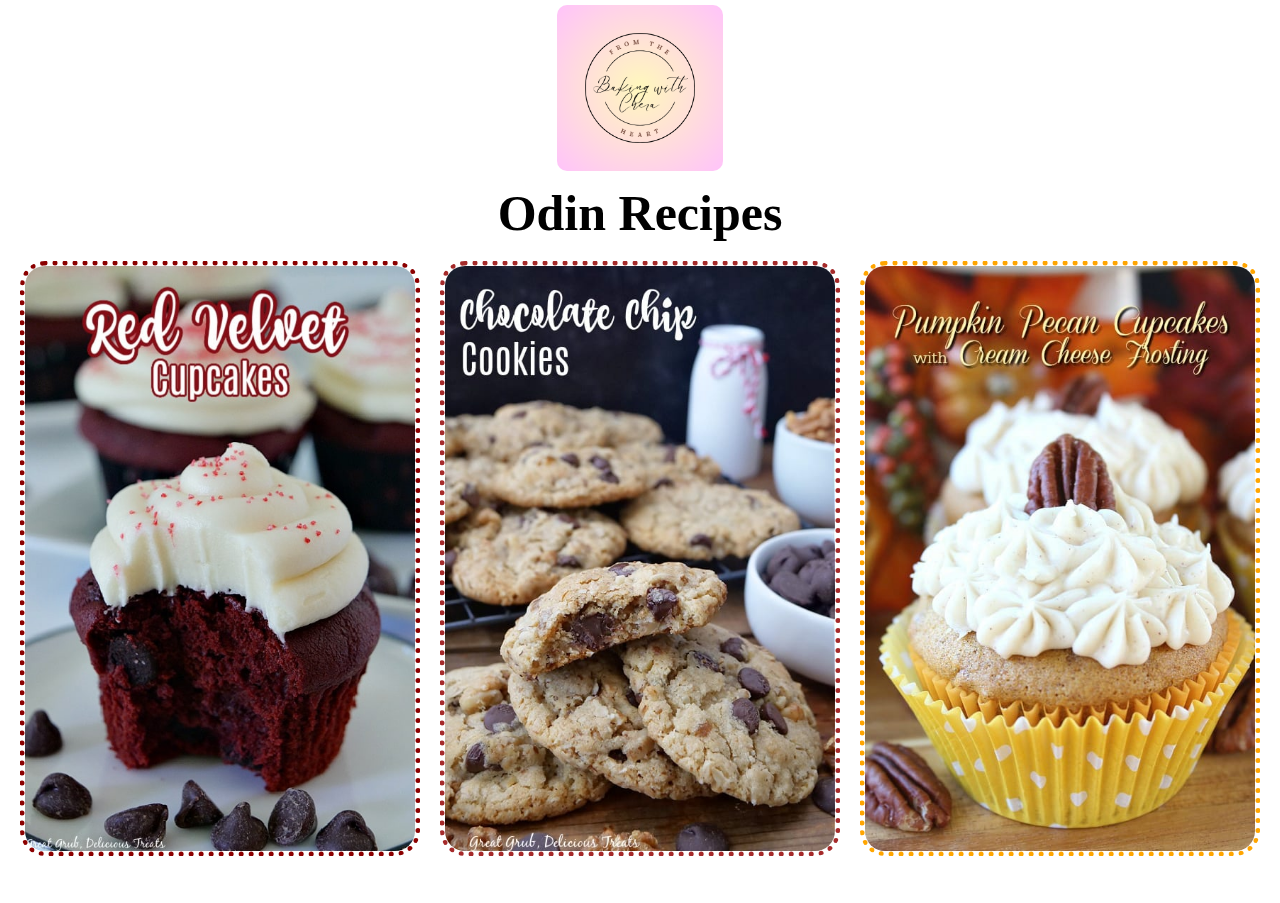
<file: index.html>
<!DOCTYPE html>
<html lang="en">
    <head>
        <meta charset="UTF-8">
        <meta http-equiv="X-UA-Compatible" content="IE=edge">
        <meta name="viewport" content="width=device-width, initial-scale=1.0">
        <title>Odin Recipes</title>
        <link rel="stylesheet" href="style.css">
    </head>

    <body>
        <img class="bakinglogo" src="./images/CheraLogo.png" alt="Chera's Baking Logo" >
        <h1>Odin Recipes</h1>
        <div class="recipe-container">
            <div class="recipes">
                <div class="cupcake">
                    <a href="recipes/Red_Velvet_Cupcakes.html">
                        <img src="./images/RedVelvetCupcake.jpg" alt="Red Velvet Cupcakes">
                    </a>
                </div>
                <div class="chocolatechip">
                    <a href="recipes/Chocolate_Chip_Cookies.html">
                        <img src="./images/ChocolateChipCookies.jpeg" alt="Chocolate Chip Cookies">
                    </a>        
                </div>
                <div class="pumpkinpecan">
                    <a href="recipes/Pumpkin_Pecan.html">
                        <img src="./images/PumpkinPecan.jpeg" alt="Pumpkin Pecan Cupcakes">
                    </a> 
                </div>
            </div>
        </div>
    </body>
</html>
</file>
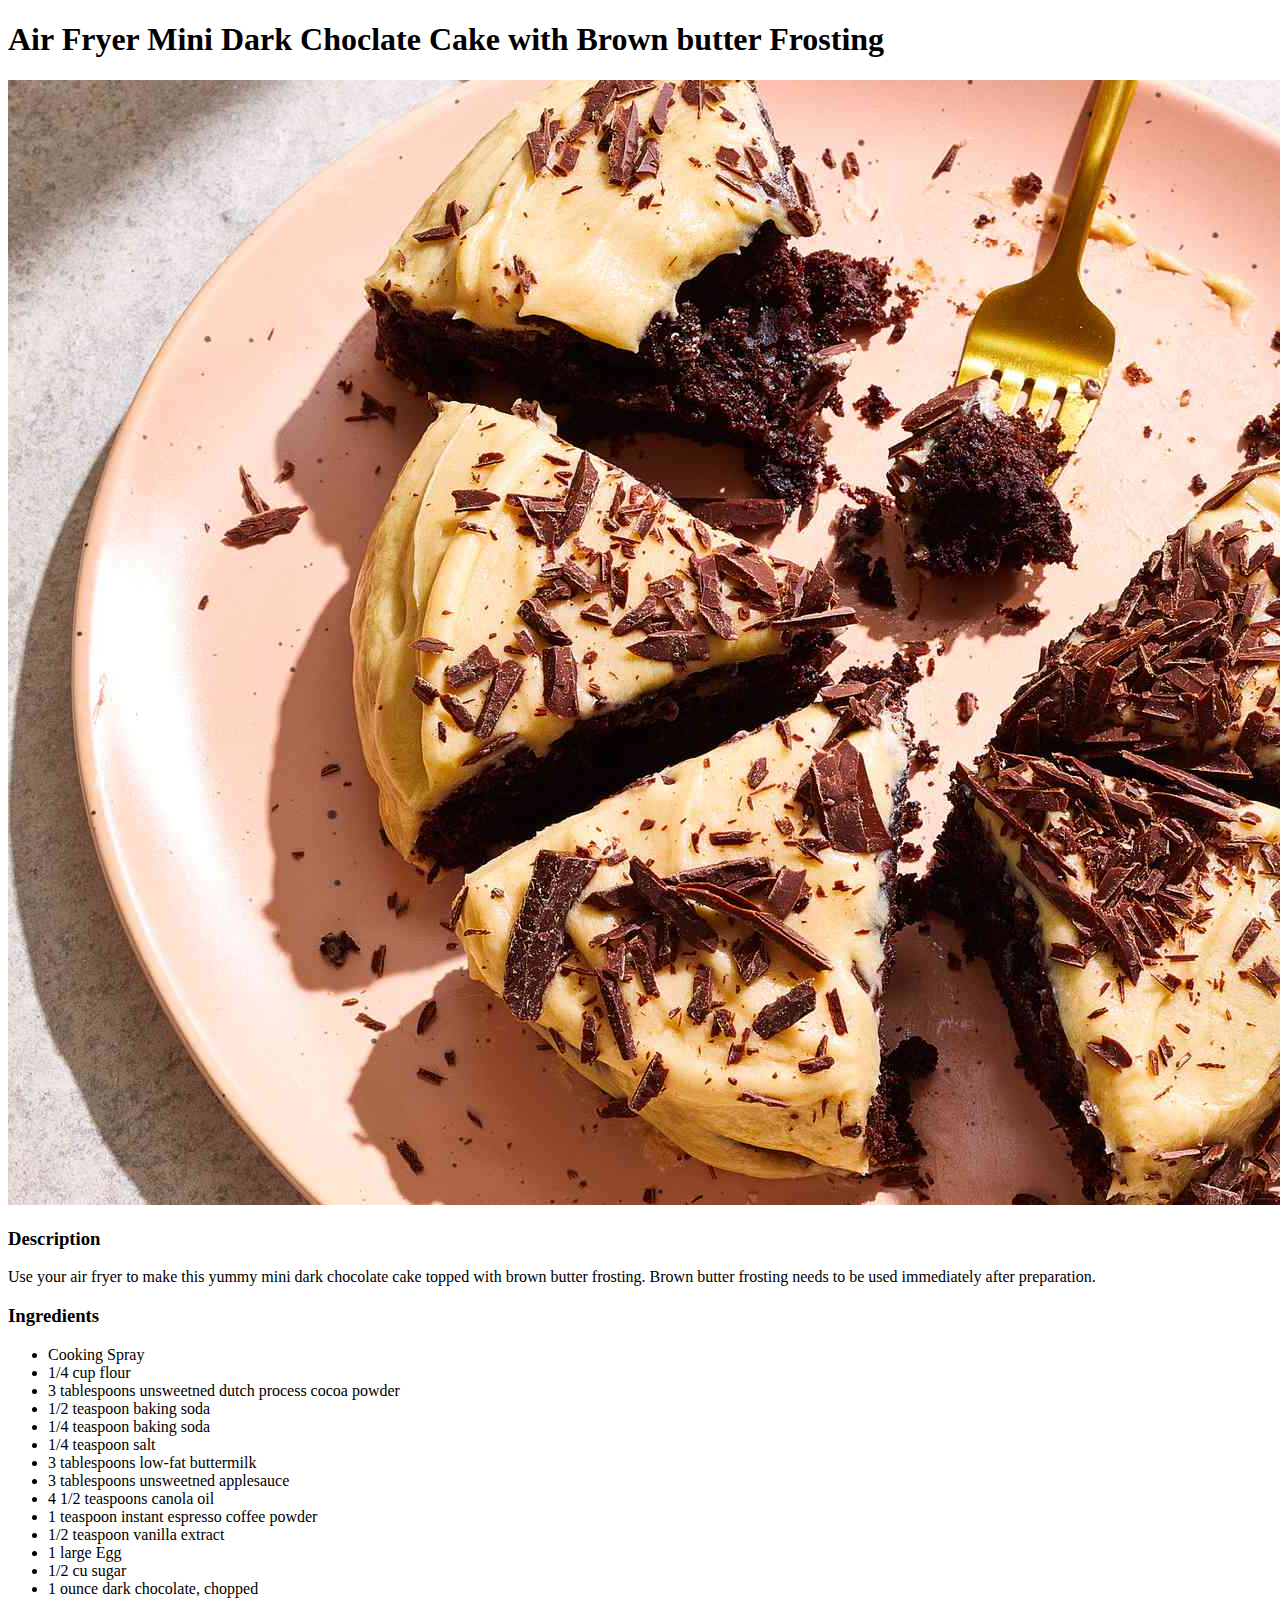
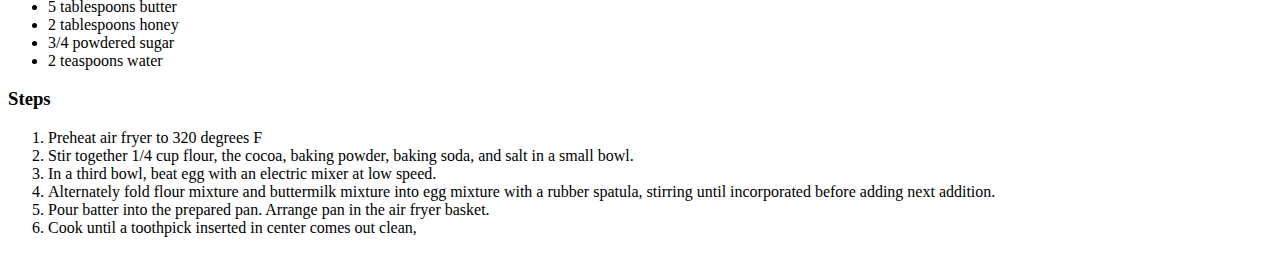
<file: recipes/air_fryer_dark_chocolate_cake.html>
<!DOCTYPE html>
<html lang="en">
    <head>
        <meta charset="UTF-8">
        <meta http-equiv="X-UA-Compatible" content="IE=edge">
        <meta name="viewport" content="width=device-width, initial-scale=1.0">
        <title>Air Fryer Chocolate Cake</title>
    </head>

    <body>
        <h1>Air Fryer Mini Dark Choclate Cake with Brown butter Frosting</h1>
        <img src="../images/chocolate_cake.jpeg" alt="Chocolate Cake">
    
        <h3>Description</h6>
        <p>
            Use your air fryer to make this yummy mini dark chocolate cake topped with brown butter frosting. Brown butter frosting needs to be used immediately after preparation.        </p>

        <h3>Ingredients</h3>
        <ul>
            <li>Cooking Spray</li>
            <li>1/4 cup flour</li>
            <li>3 tablespoons unsweetned dutch process cocoa powder</li>
            <li>1/2 teaspoon baking soda</li>
            <li>1/4 teaspoon baking soda</li>
            <li>1/4 teaspoon salt</li>
            <li>3 tablespoons low-fat buttermilk</li>
            <li>3 tablespoons unsweetned applesauce</li>
            <li>4 1/2 teaspoons canola oil</li>
            <li>1 teaspoon instant espresso coffee powder</li>
            <li>1/2 teaspoon vanilla extract</li>
            <li>1 large Egg</li>
            <li>1/2 cu sugar</li>
            <li>1 ounce dark chocolate, chopped</li>
            <li>5 tablespoons butter</li>
            <li>2 tablespoons honey</li>
            <li>3/4 powdered sugar</li>
            <li>2 teaspoons water</li>
        </ul>

        <h3>Steps</h3>
        <ol>
            <li>Preheat air fryer to 320 degrees F</li>
            <li>Stir together 1/4 cup flour, the cocoa, baking powder, baking soda, and salt in a small bowl. </li>
            <li>In a third bowl, beat egg with an electric mixer at low speed. </li>
            <li>Alternately fold flour mixture and buttermilk mixture into egg mixture with a rubber spatula, stirring until incorporated before adding next addition.</li>
            <li>Pour batter into the prepared pan. Arrange pan in the air fryer basket.</li>
            <li>Cook until a toothpick inserted in center comes out clean, </li>
        </ol>
    </body>
</html>
</file>
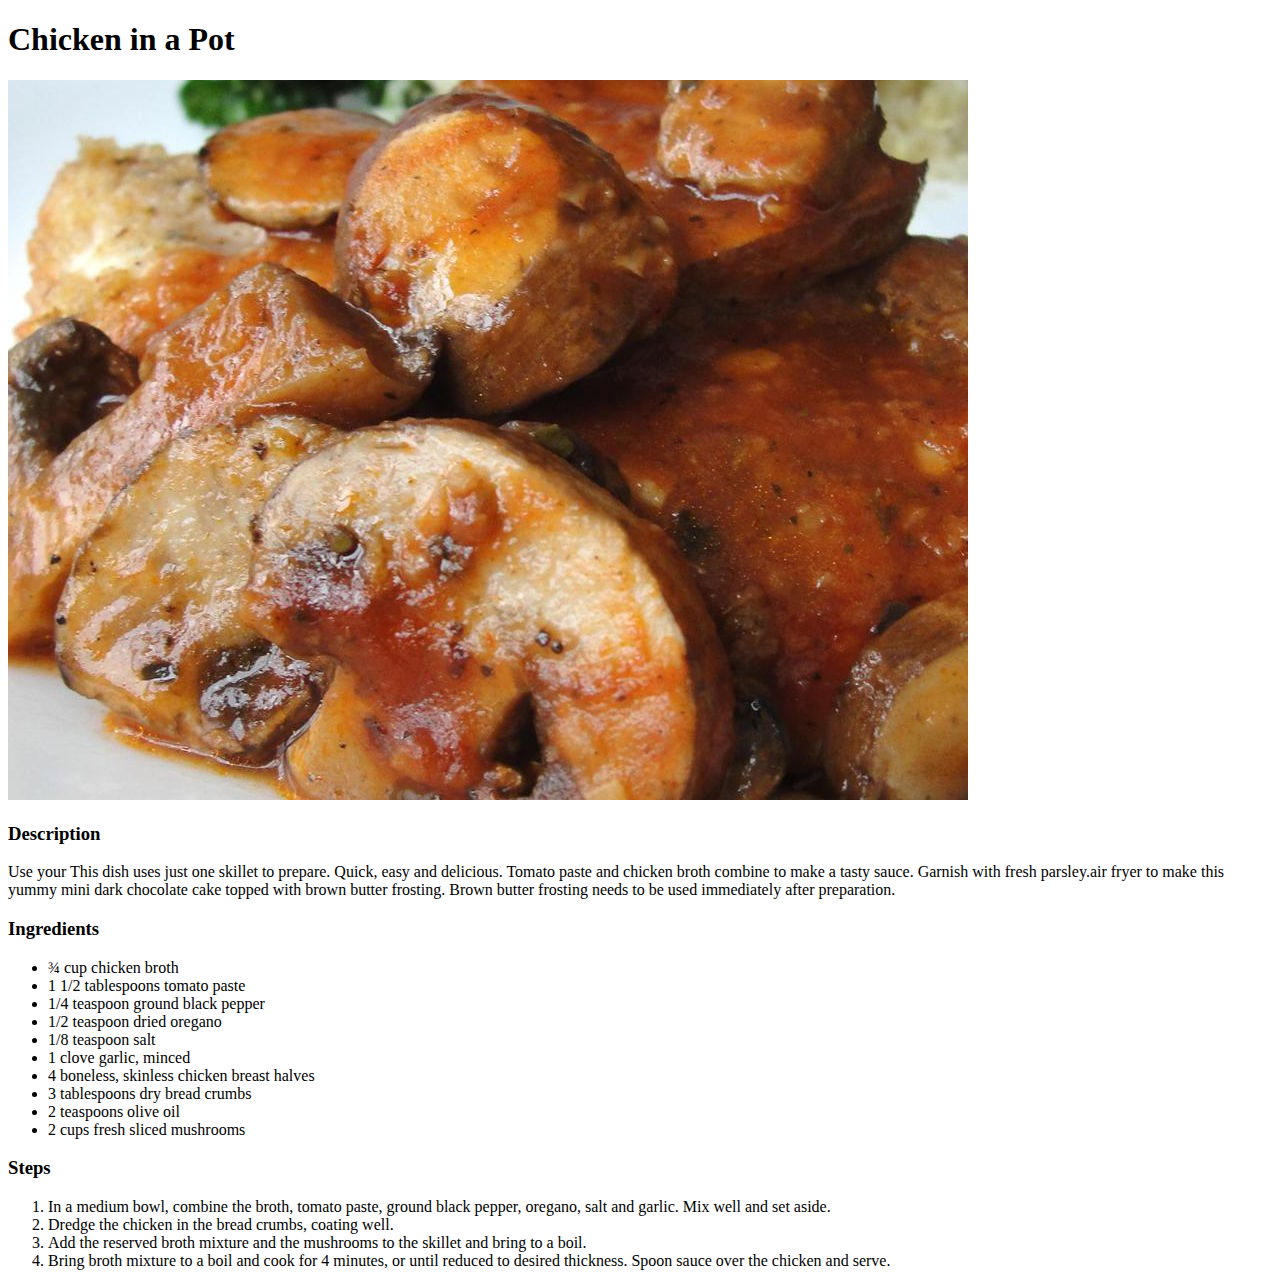
<file: recipes/chicken_in_a_pot.html>
<!DOCTYPE html>
<html lang="en">
    <head>
        <meta charset="UTF-8">
        <meta http-equiv="X-UA-Compatible" content="IE=edge">
        <meta name="viewport" content="width=device-width, initial-scale=1.0">
        <title>Chicken in a Pot</title>
    </head>

    <body>
        <h1>Chicken in a Pot</h1>
        <img src="../images/chicken_in_a_ot.jpeg" alt="Chocolate Cake">
    
        <h3>Description</h6>
        <p>Use your This dish uses just one skillet to prepare. Quick, easy and delicious. Tomato paste and chicken broth combine to make a tasty sauce. Garnish with fresh parsley.air fryer to make this yummy mini dark chocolate cake topped with brown butter frosting. Brown butter frosting needs to be used immediately after preparation.</p>
        <h3>Ingredients</h3>
        <ul>
            <li>¾ cup chicken broth</li>
            <li>1 1/2 tablespoons tomato paste</li>
            <li>1/4 teaspoon ground black pepper</li>
            <li>1/2 teaspoon dried oregano</li>
            <li>1/8 teaspoon salt</li>
            <li>1 clove garlic, minced</li>
            <li>4 boneless, skinless chicken breast halves</li>
            <li>3 tablespoons dry bread crumbs</li>
            <li>2 teaspoons olive oil</li>
            <li>2 cups fresh sliced mushrooms</li>
        </ul>

        <h3>Steps</h3>
        <ol>
            <li>In a medium bowl, combine the broth, tomato paste, ground black pepper, oregano, salt and garlic. Mix well and set aside.</li>
            <li>Dredge the chicken in the bread crumbs, coating well. </li>
            <li>Add the reserved broth mixture and the mushrooms to the skillet and bring to a boil. </li>
            <li>Bring broth mixture to a boil and cook for 4 minutes, or until reduced to desired thickness. Spoon sauce over the chicken and serve.</li>
        </ol>
    </body>
</html>
</file>
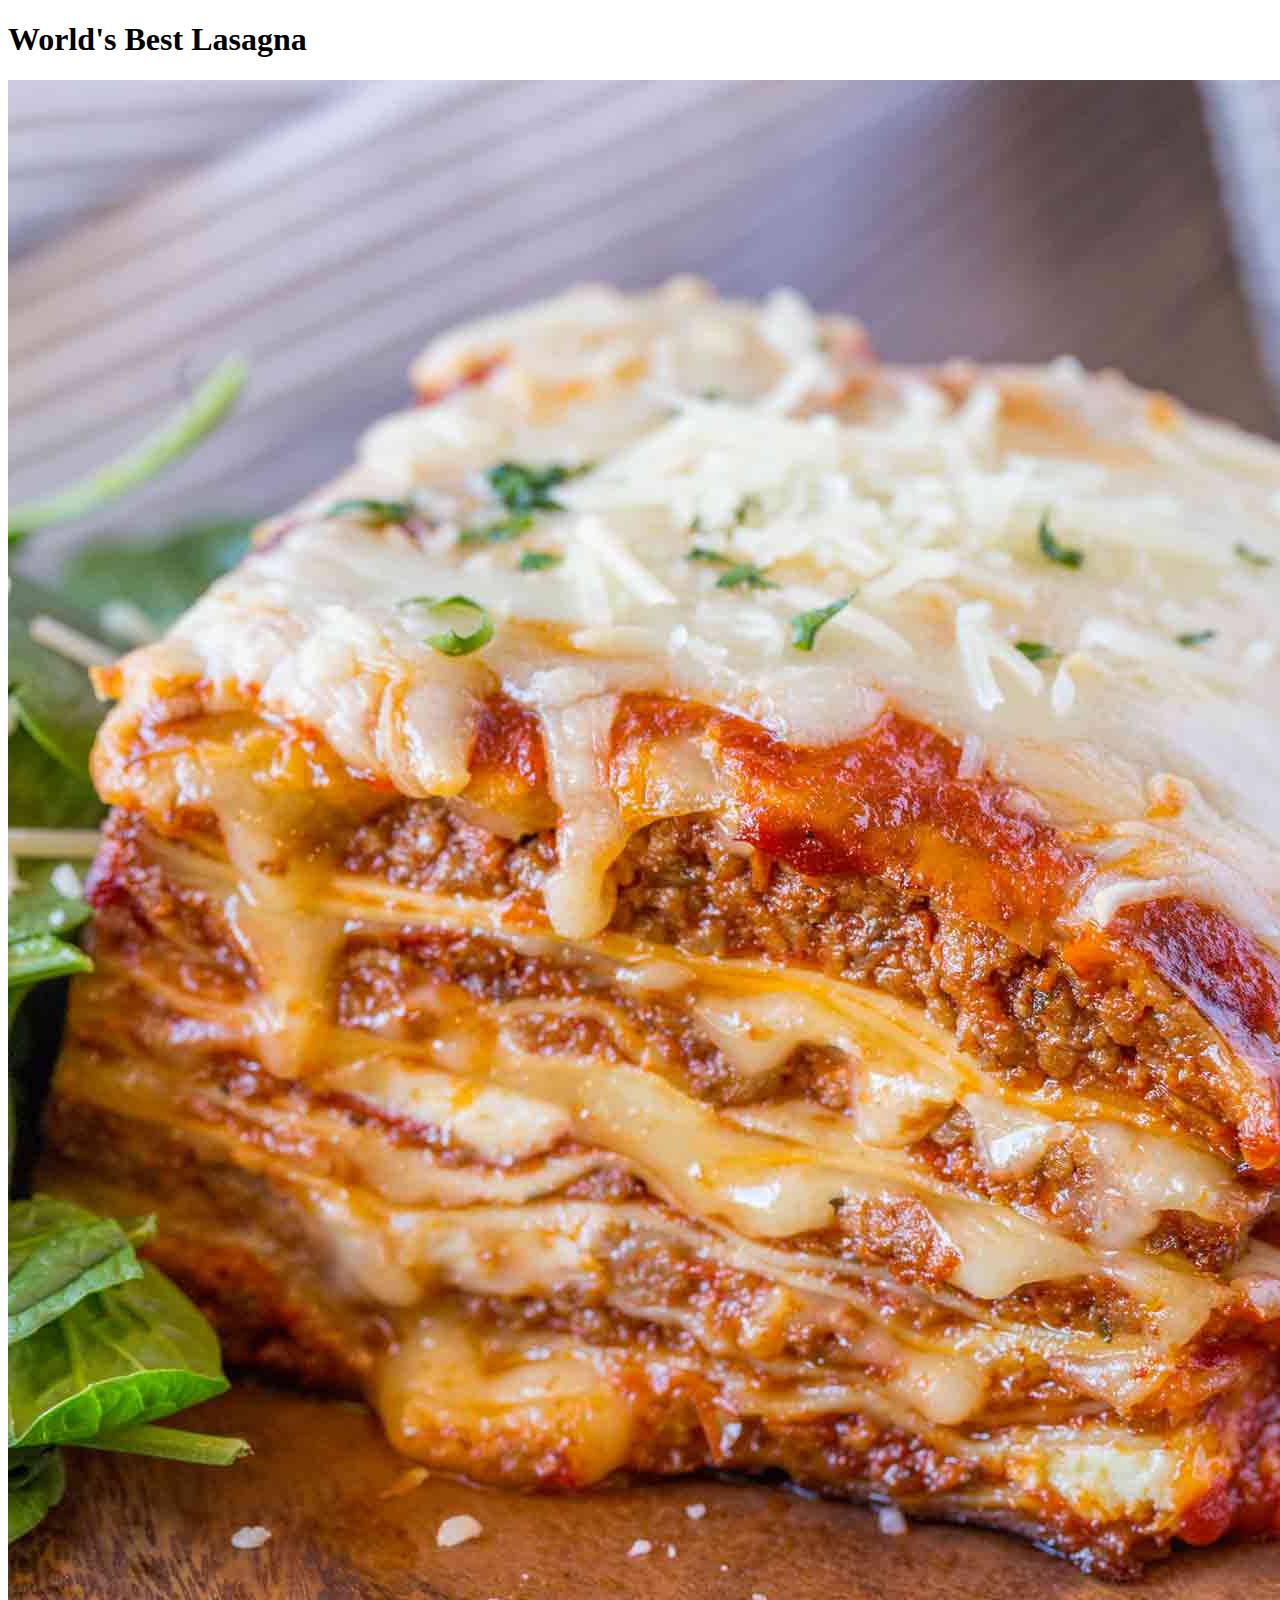
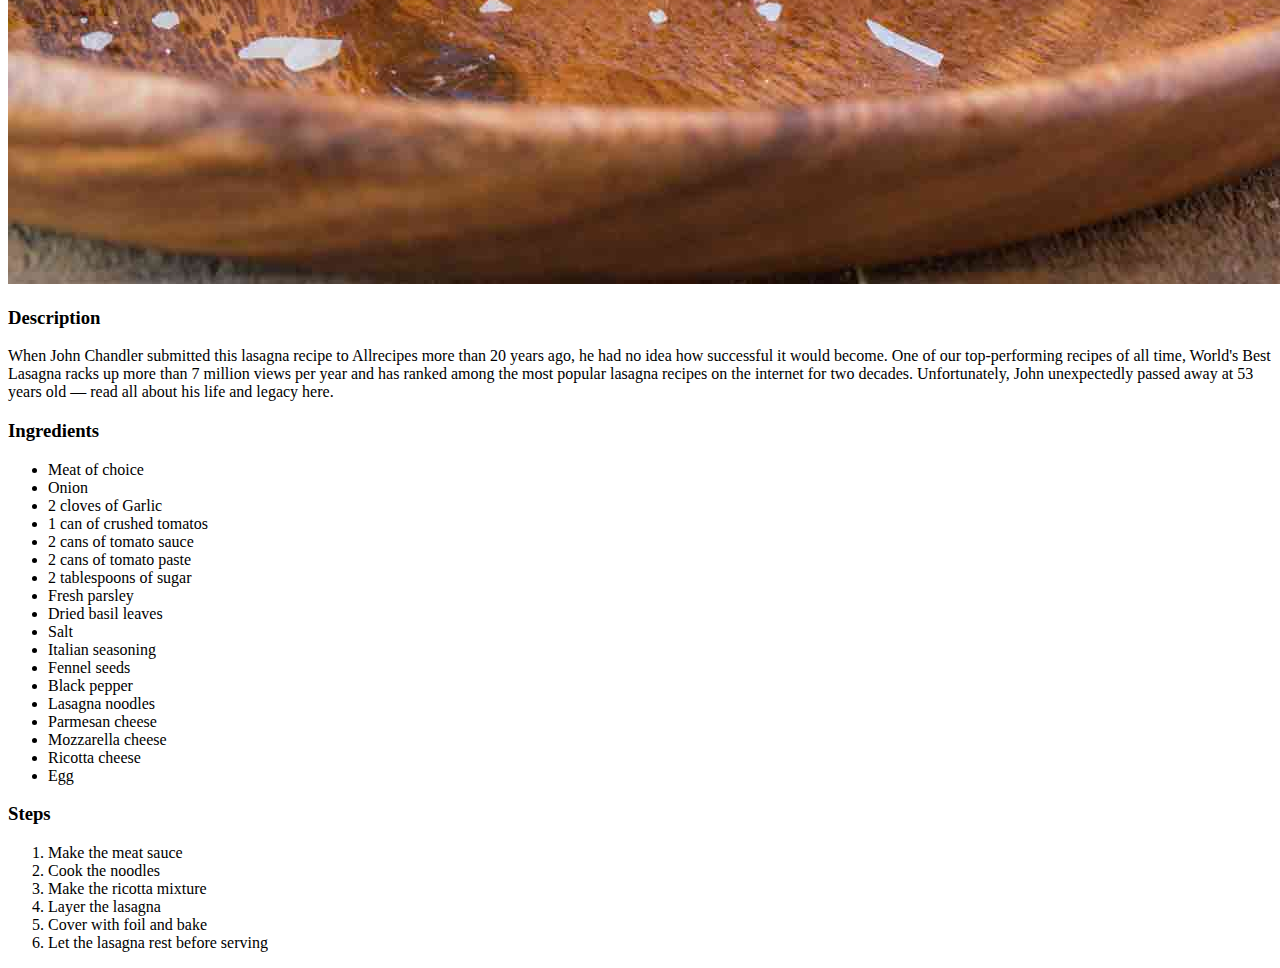
<file: recipes/Chocolate_Chip_Cookies.html>
<!DOCTYPE html>
<html lang="en">
    <head>
        <meta charset="UTF-8">
        <meta http-equiv="X-UA-Compatible" content="IE=edge">
        <meta name="viewport" content="width=device-width, initial-scale=1.0">
        <title>World's Best Lasagna</title>
    </head>

    <body>
        <h1>World's Best Lasagna</h1>
        <img src="../images/Ultimate-Meat-Lasagna.jpeg" alt="Ultimate Meat Lasagna">
    
        <h3>Description</h6>
        <p>
            When John Chandler submitted this lasagna recipe to Allrecipes more than 20 years ago, he had no idea how successful it would become. One of our top-performing recipes of all time, World's Best Lasagna racks up more than 7 million views per year and has ranked among the most popular lasagna recipes on the internet for two decades. Unfortunately, John unexpectedly passed away at 53 years old — read all about his life and legacy here.
        </p>

        <h3>Ingredients</h3>
        <ul>
            <li>Meat of choice</li>
            <li>Onion</li>
            <li>2 cloves of Garlic</li>
            <li>1 can of crushed tomatos</li>
            <li>2 cans of tomato sauce</li>
            <li>2 cans of tomato paste</li>
            <li>2 tablespoons of sugar</li>
            <li>Fresh parsley</li>
            <li>Dried basil leaves</li>
            <li>Salt</li>
            <li>Italian seasoning</li>
            <li>Fennel seeds</li>
            <li>Black pepper</li>
            <li>Lasagna noodles</li>
            <li>Parmesan cheese</li>
            <li>Mozzarella cheese</li>
            <li>Ricotta cheese</li>
            <li>Egg</li>
        </ul>

        <h3>Steps</h3>
        <ol>
            <li>Make the meat sauce</li>
            <li>Cook the noodles</li>
            <li>Make the ricotta mixture</li>
            <li>Layer the lasagna</li>
            <li>Cover with foil and bake</li>
            <li>Let the lasagna rest before serving</li>
      
        </ol>
    </body>
</html>
</file>
<file: style.css>
/* Styles.css */

* {
    line-height: 1.5;
    margin: 0;
    padding: 0;
    box-sizing: border-box;
}

body {
    background-color: white;
}

 h1 {
    font-family: comic-sans, apple-chancery, cursive;
    font-size: 50px;
    margin-top: 5px;
    margin-bottom: -30px;
    text-align: center;
    color: black;
}
.recipe-container {
    display: flex;
    justify-content: center;
}
.recipes {
    display: flex;
    justify-content: space-around;
    padding: 20px;
    margin: 10px
    /*align-items: center;
    display: flex;
    justify-content: center; */
}

.cupcake img{
    border: 5px dotted darkred;
    margin: 10px;
    border-radius: 25px;
    width: 400px;
}

.chocolatechip img{
    border: 5px dotted brown;
    margin: 10px;
    border-radius: 25px;
    width: 400px;
}

.pumpkinpecan img{
    border: 5px dotted orange;
    margin: 10px;
    border-radius: 25px;
    width: 400px;
}

.bakinglogo {
    display: block;
    margin-top: 5px;
    margin-left: auto;
    margin-right: auto;
    width: 13%;
    border-radius: 10px;
}
</file>
